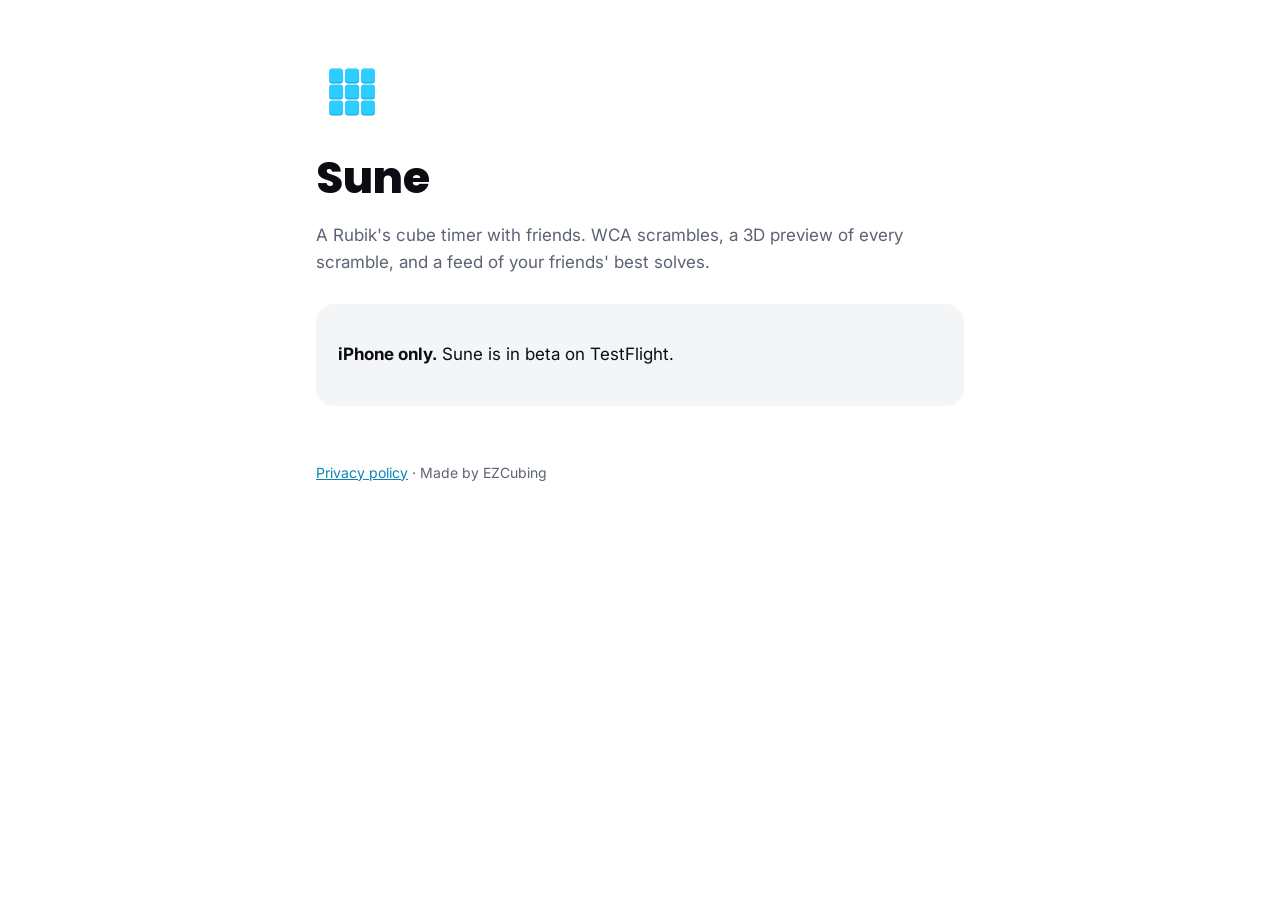
<file: index.html>
<!doctype html>
<html lang="en">
<head>
  <meta charset="utf-8">
  <meta name="viewport" content="width=device-width, initial-scale=1">
  <title>Sune</title>
  <meta name="description" content="Sune: a Rubik's cube timer with friends.">
  <link rel="icon" href="icon.png">
  <link href="https://fonts.googleapis.com/css2?family=Inter:wght@400;600&family=Poppins:wght@800&display=swap" rel="stylesheet">
  <link rel="stylesheet" href="style.css">
</head>
<body>
  <main>
    <img class="logo" src="icon.png" alt="Sune">
    <h1>Sune</h1>
    <p class="muted">A Rubik's cube timer with friends. WCA scrambles, a 3D preview of every scramble, and a feed of your friends' best solves.</p>
    <div class="card">
      <p><strong>iPhone only.</strong> Sune is in beta on TestFlight.</p>
    </div>
    <footer><a href="privacy.html">Privacy policy</a> · Made by EZCubing</footer>
  </main>
</body>
</html>
</file>
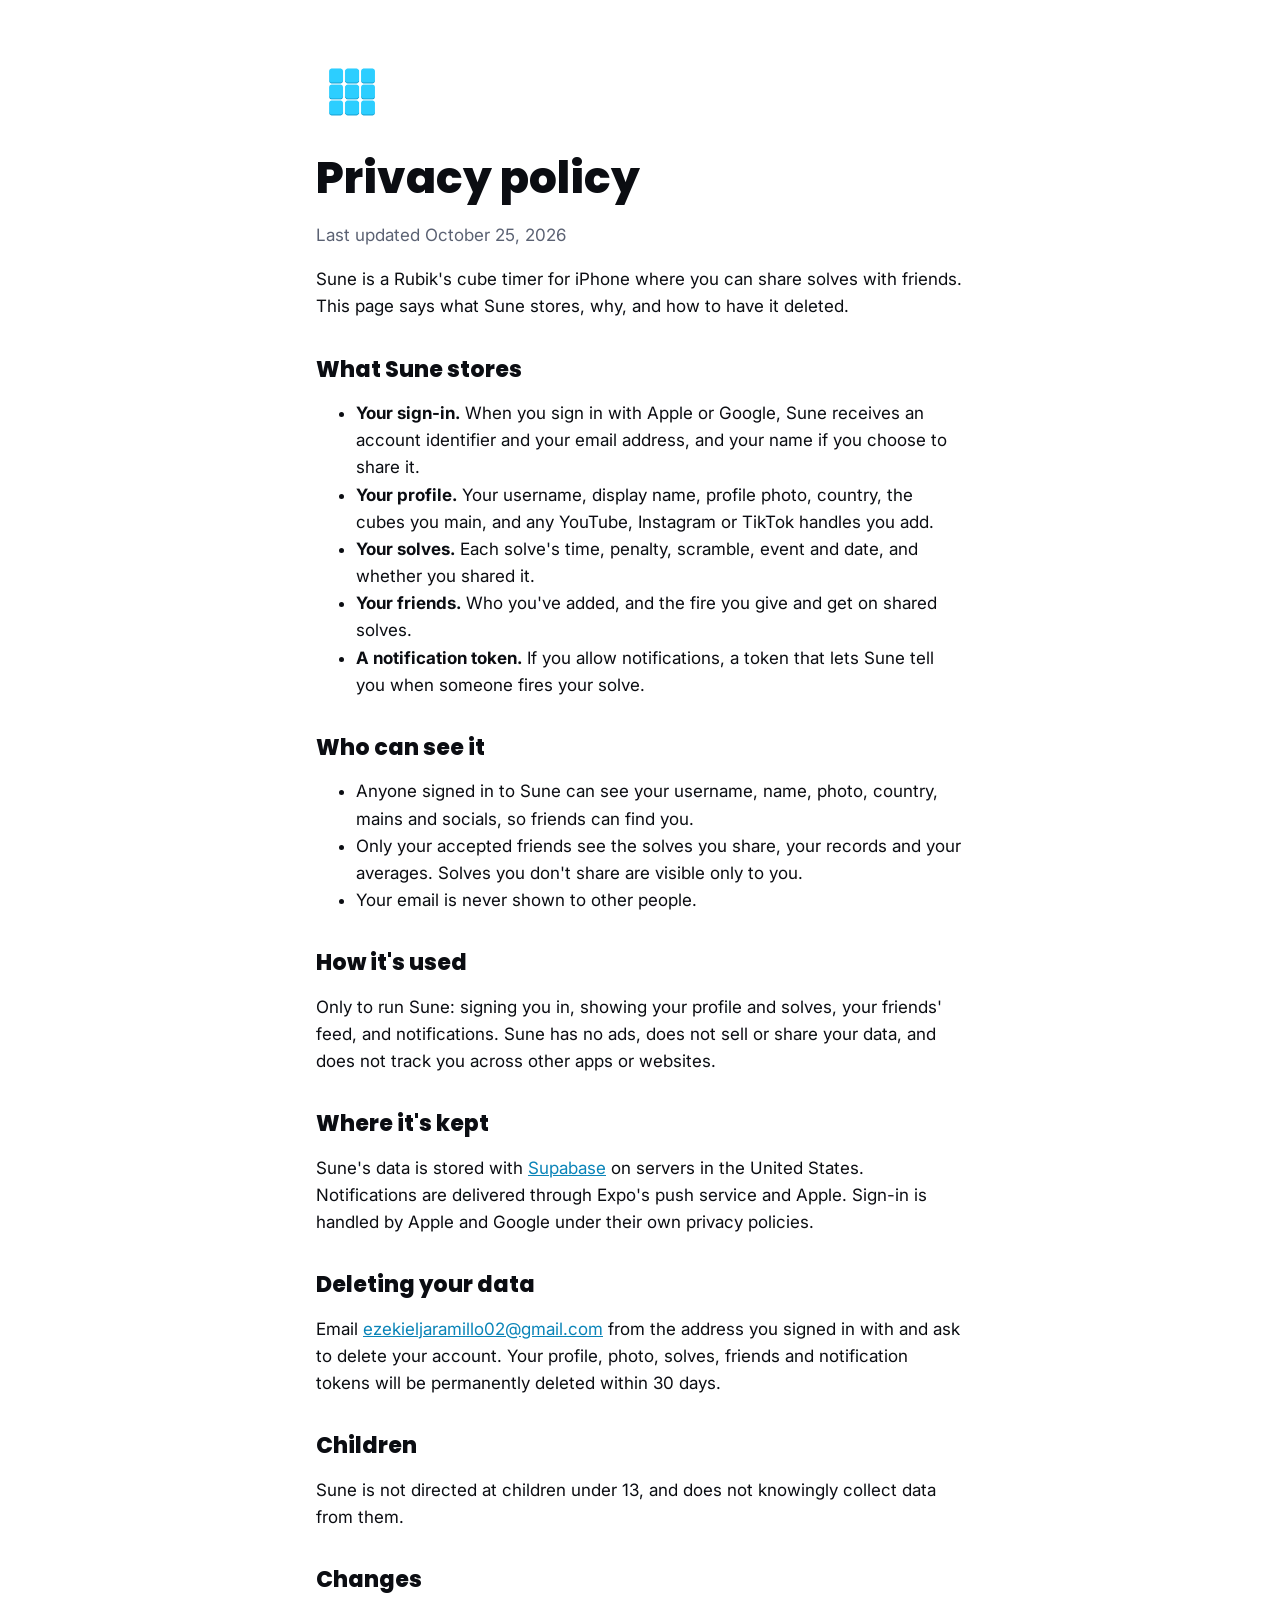
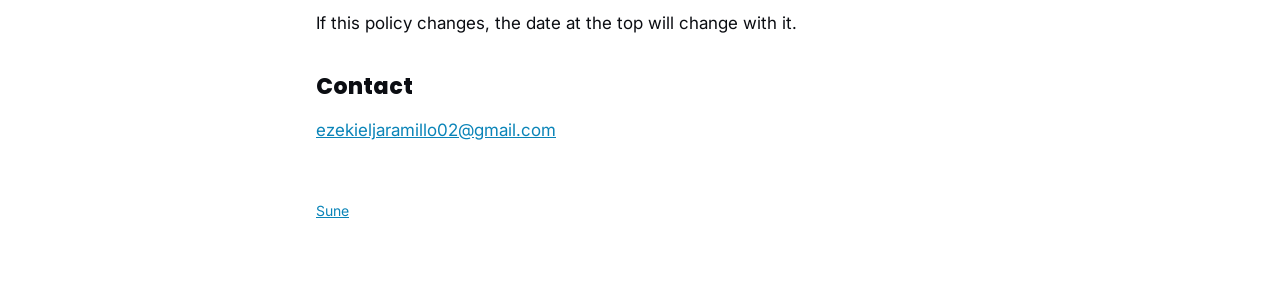
<file: privacy.html>
<!doctype html>
<html lang="en">
<head>
  <meta charset="utf-8">
  <meta name="viewport" content="width=device-width, initial-scale=1">
  <title>Sune Privacy</title>
  <link rel="icon" href="icon.png">
  <link href="https://fonts.googleapis.com/css2?family=Inter:wght@400;600&family=Poppins:wght@800&display=swap" rel="stylesheet">
  <link rel="stylesheet" href="style.css">
</head>
<body>
  <main>
    <a href="./"><img class="logo" src="icon.png" alt="Sune"></a>
    <h1>Privacy policy</h1>
    <p class="muted">Last updated October 25, 2026</p>

    <p>Sune is a Rubik's cube timer for iPhone where you can share solves with friends. This page says what Sune stores, why, and how to have it deleted.</p>

    <h2>What Sune stores</h2>
    <ul>
      <li><strong>Your sign-in.</strong> When you sign in with Apple or Google, Sune receives an account identifier and your email address, and your name if you choose to share it.</li>
      <li><strong>Your profile.</strong> Your username, display name, profile photo, country, the cubes you main, and any YouTube, Instagram or TikTok handles you add.</li>
      <li><strong>Your solves.</strong> Each solve's time, penalty, scramble, event and date, and whether you shared it.</li>
      <li><strong>Your friends.</strong> Who you've added, and the fire you give and get on shared solves.</li>
      <li><strong>A notification token.</strong> If you allow notifications, a token that lets Sune tell you when someone fires your solve.</li>
    </ul>

    <h2>Who can see it</h2>
    <ul>
      <li>Anyone signed in to Sune can see your username, name, photo, country, mains and socials, so friends can find you.</li>
      <li>Only your accepted friends see the solves you share, your records and your averages. Solves you don't share are visible only to you.</li>
      <li>Your email is never shown to other people.</li>
    </ul>

    <h2>How it's used</h2>
    <p>Only to run Sune: signing you in, showing your profile and solves, your friends' feed, and notifications. Sune has no ads, does not sell or share your data, and does not track you across other apps or websites.</p>

    <h2>Where it's kept</h2>
    <p>Sune's data is stored with <a href="https://supabase.com">Supabase</a> on servers in the United States. Notifications are delivered through Expo's push service and Apple. Sign-in is handled by Apple and Google under their own privacy policies.</p>

    <h2>Deleting your data</h2>
    <p>Email <a href="mailto:ezekieljaramillo02@gmail.com">ezekieljaramillo02@gmail.com</a> from the address you signed in with and ask to delete your account. Your profile, photo, solves, friends and notification tokens will be permanently deleted within 30 days.</p>

    <h2>Children</h2>
    <p>Sune is not directed at children under 13, and does not knowingly collect data from them.</p>

    <h2>Changes</h2>
    <p>If this policy changes, the date at the top will change with it.</p>

    <h2>Contact</h2>
    <p><a href="mailto:ezekieljaramillo02@gmail.com">ezekieljaramillo02@gmail.com</a></p>

    <footer><a href="./">Sune</a></footer>
  </main>
</body>
</html>
</file>
<file: style.css>
:root { --ink: #0B0D12; --muted: #5B6273; --blue: #2CCEFF; --blue-text: #0A84B8; --card: #F4F5F7; }
* { box-sizing: border-box; }
body { margin: 0; background: #FFFFFF; color: var(--ink); font: 17px/1.6 Inter, -apple-system, system-ui, sans-serif; }
main { max-width: 680px; margin: 0 auto; padding: 56px 16px 80px; }
h1, h2 { font-family: Poppins, -apple-system, system-ui, sans-serif; font-weight: 800; line-height: 1.2; }
h1 { font-size: 44px; margin: 16px 0 8px; }
h2 { font-size: 22px; margin: 36px 0 8px; }
p, li { color: var(--ink); }
.muted { color: var(--muted); }
a { color: var(--blue-text); }
.logo { width: 72px; height: 72px; border-radius: 18px; }
.card { background: var(--card); border-radius: 18px; padding: 20px 22px; margin-top: 28px; }
footer { margin-top: 56px; font-size: 14px; color: var(--muted); }
</file>
